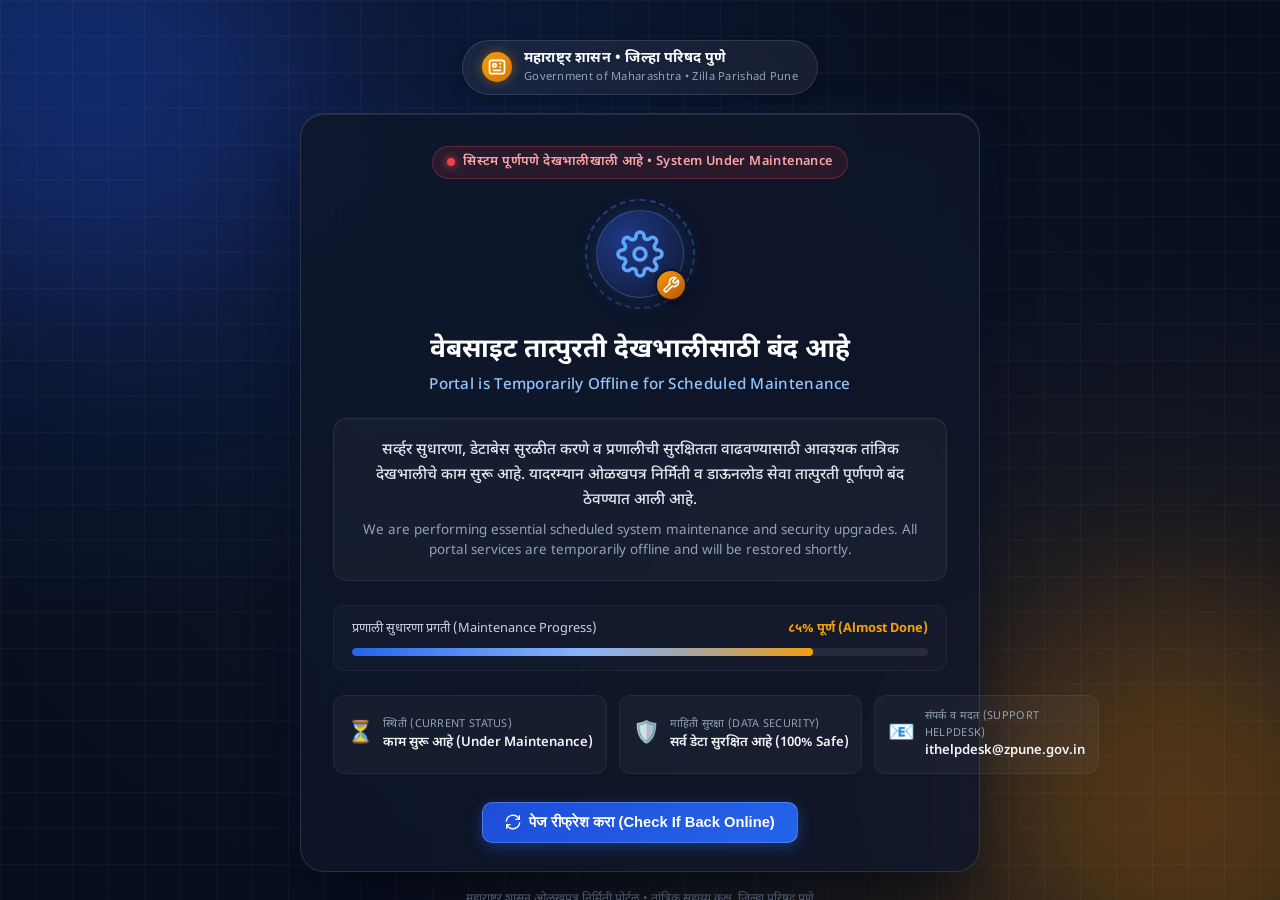
<file: index.html>
<!DOCTYPE html>
<html lang="mr">
<head>
  <meta charset="UTF-8">
  <meta name="viewport" content="width=device-width, initial-scale=1.0">
  <title>वेबसाइट देखभालीखाली आहे | Website Under Maintenance</title>
  <meta name="description" content="महाराष्ट्र शासन व जिल्हा परिषद पुणे कर्मचारी ओळखपत्र निर्मिती पोर्टल सध्या तांत्रिक देखभालीसाठी तात्पुरते बंद आहे.">
  
  <!-- Google Fonts: Inter, Poppins, Noto Sans Devanagari -->
  <link rel="preconnect" href="https://fonts.googleapis.com">
  <link rel="preconnect" href="https://fonts.gstatic.com" crossorigin>
  <link href="https://fonts.googleapis.com/css2?family=Inter:wght@400;500;600;700&family=Noto+Sans+Devanagari:wght@400;500;600;700&family=Poppins:wght@500;600;700&display=swap" rel="stylesheet">
  
  <link rel="stylesheet" href="style.css?v=2000">
</head>
<body class="maintenance-body-lock">

  <!-- =========================================================================
       EXCLUSIVE FULL SCREEN MAINTENANCE SCREEN (वेबसाइट पूर्णपणे बंद)
       ========================================================================= -->
  <main class="maintenance-overlay" role="main" aria-labelledby="maintenanceTitle">
    <div class="maintenance-ambient-glow glow-1"></div>
    <div class="maintenance-ambient-glow glow-2"></div>
    <div class="maintenance-grid-pattern"></div>

    <div class="maintenance-container">
      <!-- Portal Brand Tag -->
      <div class="maintenance-brand">
        <div class="maintenance-emblem-badge">
          <svg viewBox="0 0 24 24" width="20" height="20" fill="none" stroke="currentColor" stroke-width="2">
            <rect x="3" y="4" width="18" height="16" rx="3" />
            <circle cx="9" cy="10" r="2" />
            <path d="M15 8h2M15 12h2M7 16h10" />
          </svg>
        </div>
        <div class="maintenance-brand-title">
          <span>महाराष्ट्र शासन • जिल्हा परिषद पुणे</span>
          <small>Government of Maharashtra • Zilla Parishad Pune</small>
        </div>
      </div>

      <!-- Main Maintenance Card -->
      <section class="maintenance-card">
        <!-- Live Status Indicator -->
        <div class="maintenance-status-badge">
          <span class="status-dot"></span>
          <span class="status-text">सिस्टम पूर्णपणे देखभालीखाली आहे • System Under Maintenance</span>
        </div>

        <!-- Animated Icon Graphic -->
        <div class="maintenance-graphic-wrapper">
          <div class="graphic-orbit"></div>
          <div class="graphic-circle">
            <svg class="gear-icon" viewBox="0 0 24 24" width="48" height="48" fill="none" stroke="currentColor" stroke-width="1.8" stroke-linecap="round" stroke-linejoin="round">
              <path d="M12 15a3 3 0 1 0 0-6 3 3 0 0 0 0 6Z"/>
              <path d="M19.4 15a1.65 1.65 0 0 0 .33 1.82l.06.06a2 2 0 0 1 0 2.83 2 2 0 0 1-2.83 0l-.06-.06a1.65 1.65 0 0 0-1.82-.33 1.65 1.65 0 0 0-1 1.51V21a2 2 0 0 1-2 2 2 2 0 0 1-2-2v-.09A1.65 1.65 0 0 0 9 19.4a1.65 1.65 0 0 0-1.82.33l-.06.06a2 2 0 0 1-2.83 0 2 2 0 0 1 0-2.83l.06-.06a1.65 1.65 0 0 0 .33-1.82 1.65 1.65 0 0 0-1.51-1H3a2 2 0 0 1-2-2 2 2 0 0 1 2-2h.09A1.65 1.65 0 0 0 4.6 9a1.65 1.65 0 0 0-.33-1.82l-.06-.06a2 2 0 0 1 0-2.83 2 2 0 0 1 2.83 0l.06.06a1.65 1.65 0 0 0 1.82.33H9a1.65 1.65 0 0 0 1-1.51V3a2 2 0 0 1 2-2 2 2 0 0 1 2 2v.09a1.65 1.65 0 0 0 1 1.51 1.65 1.65 0 0 0 1.82-.33l.06-.06a2 2 0 0 1 2.83 0 2 2 0 0 1 0 2.83l-.06.06a1.65 1.65 0 0 0-.33 1.82V9a1.65 1.65 0 0 0 1.51 1H21a2 2 0 0 1 2 2 2 2 0 0 1-2 2h-.09a1.65 1.65 0 0 0-1.51 1Z"/>
            </svg>
            <div class="wrench-badge">
              <svg viewBox="0 0 24 24" width="18" height="18" fill="none" stroke="currentColor" stroke-width="2.2" stroke-linecap="round" stroke-linejoin="round">
                <path d="M14.7 6.3a1 1 0 0 0 0 1.4l1.6 1.6a1 1 0 0 0 1.4 0l3.77-3.77a6 6 0 0 1-7.94 7.94l-6.91 6.91a2.12 2.12 0 0 1-3-3l6.91-6.91a6 6 0 0 1 7.94-7.94l-3.76 3.76z"/>
              </svg>
            </div>
          </div>
        </div>

        <!-- Typography Heading -->
        <h1 class="maintenance-title" id="maintenanceTitle">
          वेबसाइट तात्पुरती देखभालीसाठी बंद आहे
        </h1>
        <p class="maintenance-subtitle">
          Portal is Temporarily Offline for Scheduled Maintenance
        </p>

        <!-- Message Body -->
        <div class="maintenance-message">
          <p class="mr-text">
            सर्व्हर सुधारणा, डेटाबेस सुरळीत करणे व प्रणालीची सुरक्षितता वाढवण्यासाठी आवश्यक तांत्रिक देखभालीचे काम सुरू आहे. यादरम्यान ओळखपत्र निर्मिती व डाऊनलोड सेवा तात्पुरती पूर्णपणे बंद ठेवण्यात आली आहे.
          </p>
          <p class="en-text">
            We are performing essential scheduled system maintenance and security upgrades. All portal services are temporarily offline and will be restored shortly.
          </p>
        </div>

        <!-- Progress Track -->
        <div class="maintenance-progress-section">
          <div class="progress-labels">
            <span>प्रणाली सुधारणा प्रगती (Maintenance Progress)</span>
            <span class="progress-percentage">८५% पूर्ण (Almost Done)</span>
          </div>
          <div class="progress-bar-track">
            <div class="progress-bar-fill"></div>
          </div>
        </div>

        <!-- Live Details Grid -->
        <div class="maintenance-meta-grid">
          <div class="meta-item">
            <div class="meta-icon">⏳</div>
            <div class="meta-content">
              <span class="meta-label">स्थिती (Current Status)</span>
              <strong class="meta-val">काम सुरू आहे (Under Maintenance)</strong>
            </div>
          </div>
          <div class="meta-item">
            <div class="meta-icon">🛡️</div>
            <div class="meta-content">
              <span class="meta-label">माहिती सुरक्षा (Data Security)</span>
              <strong class="meta-val">सर्व डेटा सुरक्षित आहे (100% Safe)</strong>
            </div>
          </div>
          <div class="meta-item">
            <div class="meta-icon">📧</div>
            <div class="meta-content">
              <span class="meta-label">संपर्क व मदत (Support Helpdesk)</span>
              <strong class="meta-val">ithelpdesk@zpune.gov.in</strong>
            </div>
          </div>
        </div>

        <!-- Maintenance Action Button -->
        <div class="maintenance-actions">
          <button id="btnRefreshStatus" class="btn-maintenance-refresh" onclick="location.reload()">
            <svg viewBox="0 0 24 24" width="16" height="16" fill="none" stroke="currentColor" stroke-width="2">
              <path d="M21.5 2v6h-6M2.5 22v-6h6M2 11.5a10 10 0 0 1 18.8-4.3M22 12.5a10 10 0 0 1-18.8 4.2"/>
            </svg>
            <span>पेज रीफ्रेश करा (Check If Back Online)</span>
          </button>
        </div>
      </section>

      <!-- Bottom Disclaimer / Note -->
      <footer class="maintenance-footer-note">
        महाराष्ट्र शासन ओळखपत्र निर्मिती पोर्टल • तांत्रिक सहाय्य कक्ष, जिल्हा परिषद पुणे
      </footer>
    </div>
  </main>

</body>
</html>
</file>
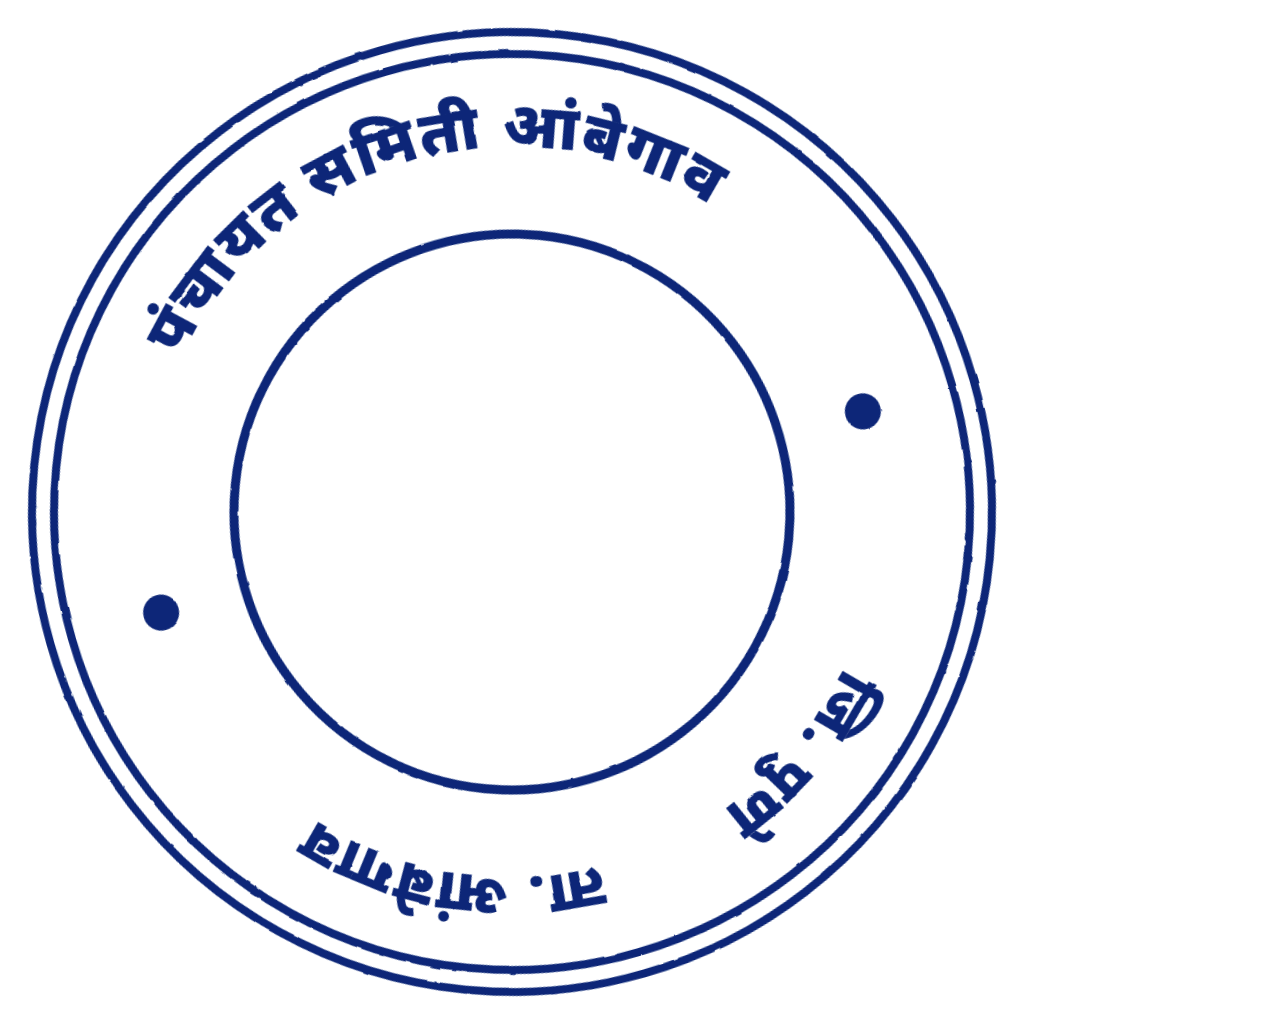
<file: render_stamp_original.html>
<!DOCTYPE html>
<html>

<head>
  <meta charset="UTF-8">
  <link rel="preconnect" href="https://fonts.googleapis.com">
  <link rel="preconnect" href="https://fonts.gstatic.com" crossorigin>
  <link href="https://fonts.googleapis.com/css2?family=Noto+Sans+Devanagari:wght@700;800&display=swap" rel="stylesheet">
  <style>
    * {
      margin: 0;
      padding: 0;
      box-sizing: border-box;
    }

    body {
      background: transparent;
      width: 1024px;
      height: 1024px;
      display: flex;
      justify-content: center;
      align-items: center;
      overflow: hidden;
    }

    svg {
      width: 1024px;
      height: 1024px;
    }

    .stamp-text {
      font-family: 'Noto Sans Devanagari', sans-serif;
      font-weight: 900;
      fill: #0c2878;
      letter-spacing: 1.5px;
    }
  </style>
</head>

<body>
  <svg viewBox="0 0 1024 1024" xmlns="http://www.w3.org/2000/svg">
    <defs>
      <!-- Subtle rubber stamp texture filter -->
      <filter id="stamp-texture" x="-10%" y="-10%" width="120%" height="120%">
        <feTurbulence type="fractalNoise" baseFrequency="0.04" numOctaves="3" result="noise" />
        <feDisplacementMap in="SourceGraphic" in2="noise" scale="2.0" xChannelSelector="R" yChannelSelector="G"
          result="displaced" />
      </filter>

      <!-- Top Arc: from 9 o'clock (147, 512) over the top to 3 o'clock (877, 512) -->
      <path id="topArc" d="M 147,512 A 365,365 0 0,1 877,512" fill="none" />

      <!-- Bottom Arc: from 3 o'clock (877, 512) under the bottom to 9 o'clock (147, 512) -->
      <path id="bottomArc" d="M 877,512 A 365,365 0 0,1 147,512" fill="none" />
    </defs>

    <!-- Group with slight stamp rotation (-16 deg) matching physical stamp in photo -->
    <g transform="rotate(-16 512 512)" filter="url(#stamp-texture)">
      <!-- Outer thin circle 1: R=480 -->
      <circle cx="512" cy="512" r="480" fill="none" stroke="#0c2878" stroke-width="8" />

      <!-- Outer thin circle 2: R=458 -->
      <circle cx="512" cy="512" r="458" fill="none" stroke="#0c2878" stroke-width="8" />

      <!-- Inner circle: R=278 -->
      <circle cx="512" cy="512" r="278" fill="none" stroke="#0c2878" stroke-width="9" />

      <!-- Top Text: पंचायत समिती आंबेगाव (Centered at top) -->
      <text class="stamp-text" font-size="62px">
        <textPath href="#topArc" startOffset="50%" text-anchor="middle">
          पंचायत समिती आंबेगाव
        </textPath>
      </text>

      <!-- Right Dot: (around 3 o'clock, x=877, y=512) -->
      <circle cx="877" cy="512" r="18" fill="#0c2878" />

      <!-- Bottom Text: ता. आंबेगाव on left, जि. पुणे on right -->
      <text class="stamp-text" font-size="58px">
        <textPath href="#bottomArc" startOffset="50%" text-anchor="middle">
          जि. पुणे &nbsp;&nbsp;&nbsp;&nbsp;&nbsp;&nbsp; ता. आंबेगाव
        </textPath>
      </text>

      <!-- Left Dot: (around 9 o'clock, x=147, y=512) -->
      <circle cx="147" cy="512" r="18" fill="#0c2878" />
    </g>
  </svg>
</body>

</html>
</file>
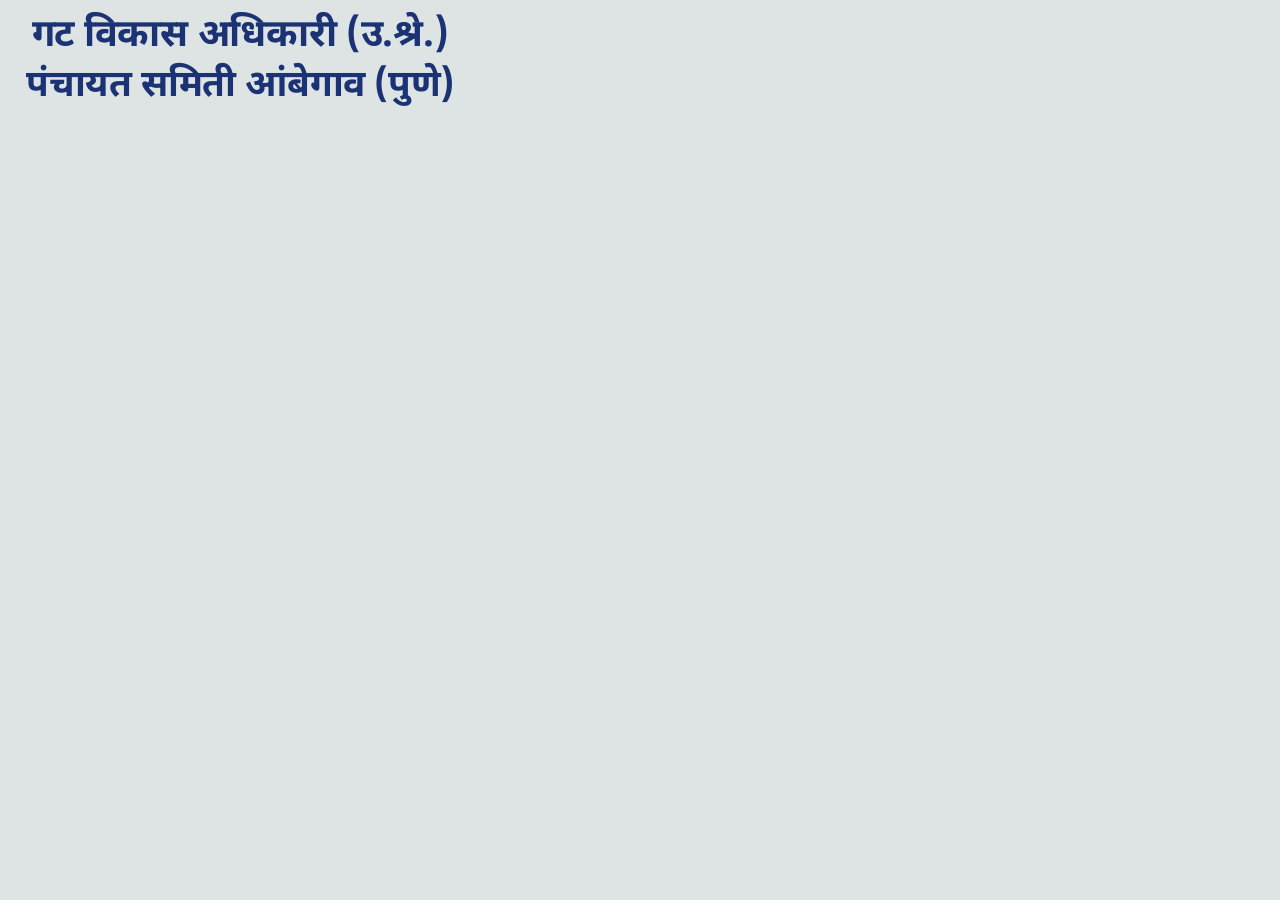
<file: render_text.html>
<!DOCTYPE html>
<html>
<head>
  <meta charset="UTF-8">
  <link rel="preconnect" href="https://fonts.googleapis.com">
  <link rel="preconnect" href="https://fonts.gstatic.com" crossorigin>
  <link href="https://fonts.googleapis.com/css2?family=Noto+Sans+Devanagari:wght@700&display=swap" rel="stylesheet">
  <style>
    * { margin: 0; padding: 0; box-sizing: border-box; }
    body {
      background: rgb(221, 228, 227);
      width: 480px;
      height: 125px;
      display: flex;
      flex-direction: column;
      justify-content: center;
      align-items: center;
      text-align: center;
    }
    .line1 {
      font-family: 'Noto Sans Devanagari', sans-serif;
      font-weight: 700;
      font-size: 38px;
      color: #1b3274;
      line-height: 1.35;
      letter-spacing: -0.3px;
      white-space: nowrap;
    }
    .line2 {
      font-family: 'Noto Sans Devanagari', sans-serif;
      font-weight: 700;
      font-size: 37px;
      color: #1b3274;
      line-height: 1.35;
      letter-spacing: -0.4px;
      white-space: nowrap;
    }
  </style>
</head>
<body>
  <div class="line1">गट विकास अधिकारी (उ.श्रे.)</div>
  <div class="line2">पंचायत समिती आंबेगाव (पुणे)</div>
</body>
</html>
</file>
<file: style.css>
/* ==========================================================================
   MAHARASHTRA GOVERNMENT ID CARD GENERATOR - MODERN DESIGN SYSTEM & STYLES
   ========================================================================== */

:root {
  /* Color Palette */
  --primary-navy: #0f274a;
  --primary-navy-dark: #09172d;
  --primary-blue: #1a56db;
  --primary-blue-hover: #1447bd;
  --accent-gold: #f59e0b;
  --accent-green: #10b981;
  --accent-red: #ef4444;

  /* Neutrals & Surfaces */
  --bg-app: #f4f6fa;
  --bg-card: #ffffff;
  --bg-card-subtle: #f8fafc;
  --bg-input: #ffffff;
  --border-subtle: #e2e8f0;
  --border-focus: #3b82f6;

  /* Typography */
  --text-main: #1e293b;
  --text-muted: #64748b;
  --text-light: #94a3b8;
  --text-inverse: #ffffff;
  --font-sans: 'Inter', -apple-system, BlinkMacSystemFont, 'Segoe UI', Roboto, sans-serif;
  --font-marathi: 'Noto Sans Devanagari', 'Inter', sans-serif;

  /* Shadows & Elevation */
  --shadow-sm: 0 1px 2px 0 rgba(0, 0, 0, 0.05);
  --shadow-md: 0 4px 6px -1px rgba(0, 0, 0, 0.08), 0 2px 4px -2px rgba(0, 0, 0, 0.05);
  --shadow-lg: 0 10px 25px -3px rgba(15, 39, 74, 0.12), 0 4px 10px -4px rgba(15, 39, 74, 0.07);
  --shadow-card: 0 12px 30px rgba(0, 0, 0, 0.16);

  /* Radius */
  --radius-sm: 6px;
  --radius-md: 10px;
  --radius-lg: 16px;
  --radius-full: 9999px;

  /* Transitions */
  --transition-fast: 150ms cubic-bezier(0.4, 0, 0.2, 1);
  --transition-smooth: 250ms cubic-bezier(0.4, 0, 0.2, 1);
}

/* Base Resets */
*, *::before, *::after {
  box-sizing: border-box;
  margin: 0;
  padding: 0;
}

body {
  font-family: var(--font-marathi);
  background-color: var(--bg-app);
  color: var(--text-main);
  line-height: 1.5;
  min-height: 100vh;
  -webkit-font-smoothing: antialiased;
}

/* ==========================================================================
   HEADER SECTION
   ========================================================================== */
.app-header {
  background: linear-gradient(135deg, var(--primary-navy-dark) 0%, var(--primary-navy) 100%);
  color: var(--text-inverse);
  padding: 1rem 1.5rem;
  box-shadow: var(--shadow-md);
  position: sticky;
  top: 0;
  z-index: 100;
}

.header-container {
  max-width: 1440px;
  margin: 0 auto;
  display: flex;
  align-items: center;
  justify-content: space-between;
  gap: 1rem;
}

.brand {
  display: flex;
  align-items: center;
  gap: 0.85rem;
}

.brand-emblem {
  width: 44px;
  height: 44px;
  background: rgba(255, 255, 255, 0.12);
  border: 1px solid rgba(255, 255, 255, 0.2);
  border-radius: var(--radius-md);
  display: flex;
  align-items: center;
  justify-content: center;
  color: #fbbf24;
  backdrop-filter: blur(8px);
}

.brand-text h1 {
  font-size: 1.25rem;
  font-weight: 700;
  letter-spacing: -0.01em;
  color: #ffffff;
}

.brand-subtitle {
  font-size: 0.78rem;
  color: #94a3b8;
  display: block;
}

.header-actions {
  display: flex;
  align-items: center;
  gap: 0.5rem;
}

/* ==========================================================================
   BUTTONS & BADGES
   ========================================================================== */
.btn {
  display: inline-flex;
  align-items: center;
  justify-content: center;
  gap: 0.45rem;
  font-family: inherit;
  font-size: 0.85rem;
  font-weight: 600;
  padding: 0.55rem 1rem;
  border-radius: var(--radius-sm);
  border: 1px solid transparent;
  cursor: pointer;
  transition: all var(--transition-fast);
  white-space: nowrap;
}

.btn-primary {
  background: var(--primary-blue);
  color: white;
}
.btn-primary:hover {
  background: var(--primary-blue-hover);
  box-shadow: 0 4px 12px rgba(26, 86, 219, 0.35);
}

.btn-secondary {
  background: rgba(255, 255, 255, 0.15);
  color: white;
  border: 1px solid rgba(255, 255, 255, 0.25);
}
.btn-secondary:hover {
  background: rgba(255, 255, 255, 0.25);
}

.btn-ghost {
  background: transparent;
  color: #cbd5e1;
}
.btn-ghost:hover {
  background: rgba(255, 255, 255, 0.1);
  color: white;
}

.btn-outline {
  background: white;
  color: var(--text-main);
  border: 1px solid var(--border-subtle);
}
.btn-outline:hover {
  background: var(--bg-card-subtle);
  border-color: #cbd5e1;
}

.btn-xs {
  font-size: 0.75rem;
  padding: 0.35rem 0.65rem;
}

.btn-full {
  width: 100%;
}

.text-danger {
  color: var(--accent-red) !important;
}

/* ==========================================================================
   MAIN DUAL-PANEL LAYOUT
   ========================================================================== */
.main-layout {
  max-width: 1440px;
  margin: 1.5rem auto;
  padding: 0 1.5rem;
  display: grid;
  grid-template-columns: 1.15fr 1fr;
  gap: 2rem;
  align-items: start;
}

/* ==========================================================================
   LEFT PANEL: FORM CONTAINER
   ========================================================================== */
.form-panel {
  background: var(--bg-card);
  border-radius: var(--radius-lg);
  box-shadow: var(--shadow-md);
  border: 1px solid var(--border-subtle);
  overflow: hidden;
}

/* Tabs Navigation */
.tabs-nav {
  display: flex;
  background: #f1f5f9;
  border-bottom: 1px solid var(--border-subtle);
}

.tab-btn {
  flex: 1;
  display: flex;
  align-items: center;
  justify-content: center;
  gap: 0.5rem;
  padding: 0.85rem 0.5rem;
  border: none;
  background: transparent;
  cursor: pointer;
  font-family: inherit;
  font-size: 0.85rem;
  font-weight: 600;
  color: var(--text-muted);
  border-bottom: 2px solid transparent;
  transition: all var(--transition-fast);
}

.tab-step {
  display: inline-flex;
  align-items: center;
  justify-content: center;
  width: 22px;
  height: 22px;
  border-radius: var(--radius-full);
  background: #e2e8f0;
  font-size: 0.72rem;
  color: var(--text-main);
}

.tab-btn.active {
  background: white;
  color: var(--primary-blue);
  border-bottom-color: var(--primary-blue);
}

.tab-btn.active .tab-step {
  background: var(--primary-blue);
  color: white;
}

/* Tab Content Visibility */
.tab-content {
  display: none;
  padding: 1.5rem;
}

.tab-content.active {
  display: block;
}

/* Section Cards within Form */
.section-card {
  margin-bottom: 1.5rem;
}
.section-card:last-child {
  margin-bottom: 0;
}

.section-title {
  font-size: 0.95rem;
  font-weight: 700;
  color: var(--primary-navy);
  display: flex;
  align-items: center;
  gap: 0.5rem;
  margin-bottom: 1rem;
  padding-bottom: 0.5rem;
  border-bottom: 1px solid #f1f5f9;
}

.section-title svg {
  color: var(--primary-blue);
}

.section-desc {
  font-size: 0.8rem;
  color: var(--text-muted);
  margin-bottom: 0.75rem;
}

/* Form Groups & Inputs */
.form-group {
  margin-bottom: 1rem;
}

.form-group label {
  display: block;
  font-size: 0.82rem;
  font-weight: 600;
  color: var(--text-main);
  margin-bottom: 0.35rem;
}

.form-group .required {
  color: var(--accent-red);
}

.form-row {
  display: flex;
  gap: 1rem;
}

.col-half {
  flex: 1;
}

.input-wrapper input,
.input-wrapper select,
.form-group select {
  width: 100%;
  padding: 0.65rem 0.85rem;
  font-family: inherit;
  font-size: 0.88rem;
  color: var(--text-main);
  background-color: var(--bg-input);
  border: 1.5px solid var(--border-subtle);
  border-radius: var(--radius-sm);
  outline: none;
  transition: all var(--transition-fast);
}

.input-wrapper input:focus,
.input-wrapper select:focus,
.form-group select:focus {
  border-color: var(--border-focus);
  box-shadow: 0 0 0 3px rgba(59, 130, 246, 0.15);
}

.help-text {
  display: block;
  font-size: 0.72rem;
  color: var(--text-muted);
  margin-top: 0.25rem;
}

/* ==========================================================================
   PHOTO & SIGNATURE MEDIA SECTION
   ========================================================================== */
.media-grid {
  display: grid;
  grid-template-columns: 1fr 1fr;
  gap: 1rem;
  margin-bottom: 1.25rem;
}

.media-grid.single-item {
  grid-template-columns: 1fr;
  max-width: 480px;
  margin: 0 auto 1.25rem auto;
}

.media-box {
  background: var(--bg-card-subtle);
  border: 1px dashed #cbd5e1;
  border-radius: var(--radius-md);
  padding: 1rem;
  display: flex;
  flex-direction: column;
}

.media-label {
  font-size: 0.82rem;
  font-weight: 600;
  color: var(--text-main);
  margin-bottom: 0.65rem;
}

/* Photo Preview Box */
.photo-preview-box {
  width: 100%;
  height: 150px;
  background: #ffffff;
  border: 1px solid var(--border-subtle);
  border-radius: var(--radius-sm);
  overflow: hidden;
  position: relative;
  display: flex;
  align-items: center;
  justify-content: center;
  cursor: pointer;
}

.photo-preview-box img {
  width: 100%;
  height: 100%;
  object-fit: cover;
  transition: transform var(--transition-fast);
}

.photo-overlay-prompt {
  position: absolute;
  inset: 0;
  background: rgba(0, 0, 0, 0.5);
  color: white;
  display: flex;
  align-items: center;
  justify-content: center;
  font-size: 0.72rem;
  text-align: center;
  padding: 0.5rem;
  opacity: 0;
  transition: opacity var(--transition-fast);
}

.photo-preview-box:hover .photo-overlay-prompt {
  opacity: 1;
}

.file-input-hidden {
  display: none;
}

.photo-action-buttons {
  display: flex;
  gap: 0.4rem;
  margin-top: 0.65rem;
}

.photo-controls {
  margin-top: 0.75rem;
  padding-top: 0.65rem;
  border-top: 1px solid #e2e8f0;
}

.control-row {
  display: flex;
  align-items: center;
  justify-content: space-between;
  gap: 0.5rem;
  margin-bottom: 0.4rem;
}

.control-label {
  font-size: 0.72rem;
  color: var(--text-muted);
  width: 90px;
}

.control-row input[type="range"] {
  flex: 1;
  height: 5px;
  accent-color: var(--primary-blue);
}

/* Signature Box & Mode Switch */
.sig-mode-switch {
  display: flex;
  background: #e2e8f0;
  border-radius: var(--radius-sm);
  padding: 2px;
  margin-bottom: 0.6rem;
}

.sig-mode-btn {
  flex: 1;
  font-size: 0.7rem;
  font-weight: 600;
  font-family: inherit;
  padding: 0.35rem;
  border: none;
  background: transparent;
  cursor: pointer;
  border-radius: 4px;
  color: var(--text-muted);
}

.sig-mode-btn.active {
  background: white;
  color: var(--primary-navy);
  box-shadow: var(--shadow-sm);
}

.sig-container {
  background: white;
  border: 1px solid var(--border-subtle);
  border-radius: var(--radius-sm);
  padding: 0.25rem;
  position: relative;
}

#sigCanvas {
  width: 100%;
  height: 90px;
  background: #ffffff;
  display: block;
  cursor: crosshair;
  touch-action: none;
}

.sig-tools {
  display: flex;
  align-items: center;
  justify-content: space-between;
  padding: 0.3rem 0.4rem 0;
  border-top: 1px solid #f1f5f9;
}

.color-dots {
  display: flex;
  gap: 0.35rem;
}

.color-dot {
  width: 16px;
  height: 16px;
  border-radius: 50%;
  border: 2px solid transparent;
  cursor: pointer;
}

.color-dot.active {
  border-color: #3b82f6;
  transform: scale(1.15);
}

.sig-upload-box {
  height: 90px;
  display: flex;
  flex-direction: column;
  align-items: center;
  justify-content: center;
  cursor: pointer;
  padding: 0.5rem;
}

.sig-upload-box img {
  max-width: 100%;
  max-height: 70px;
  object-fit: contain;
}

/* Stamp Toggle Card */
.stamp-toggle-card {
  background: #eff6ff;
  border: 1px solid #bfdbfe;
  border-radius: var(--radius-md);
  padding: 0.85rem;
}

.switch-row {
  display: flex;
  align-items: center;
  justify-content: space-between;
  gap: 1rem;
}

.switch-info strong {
  display: block;
  font-size: 0.84rem;
  color: var(--primary-navy);
}

.switch-info span {
  font-size: 0.72rem;
  color: var(--text-muted);
}

/* Switch Toggle Styling */
.switch {
  position: relative;
  display: inline-block;
  width: 44px;
  height: 24px;
  flex-shrink: 0;
}

.switch input {
  opacity: 0;
  width: 0;
  height: 0;
}

.slider {
  position: absolute;
  cursor: pointer;
  top: 0;
  left: 0;
  right: 0;
  bottom: 0;
  background-color: #cbd5e1;
  transition: .3s;
}

.slider:before {
  position: absolute;
  content: "";
  height: 18px;
  width: 18px;
  left: 3px;
  bottom: 3px;
  background-color: white;
  transition: .3s;
}

input:checked + .slider {
  background-color: var(--primary-blue);
}

input:checked + .slider:before {
  transform: translateX(20px);
}

.slider.round {
  border-radius: 34px;
}

.slider.round:before {
  border-radius: 50%;
}

.stamp-opacity-row {
  display: flex;
  align-items: center;
  gap: 0.75rem;
  margin-top: 0.65rem;
  padding-top: 0.5rem;
  border-top: 1px solid #dbeafe;
  font-size: 0.75rem;
  color: var(--primary-navy);
}

.stamp-opacity-row input[type="range"] {
  flex: 1;
  accent-color: var(--primary-blue);
}

/* Info Alert */
.info-alert {
  background: #f8fafc;
  border-left: 3px solid var(--primary-blue);
  padding: 0.75rem 1rem;
  border-radius: 0 var(--radius-sm) var(--radius-sm) 0;
  display: flex;
  gap: 0.65rem;
  font-size: 0.8rem;
  color: var(--text-main);
  margin-top: 1rem;
}

.info-alert svg {
  color: var(--primary-blue);
  flex-shrink: 0;
}

.info-alert .sub-text {
  font-size: 0.75rem;
  color: var(--text-muted);
  font-style: italic;
  margin-top: 0.2rem;
}

/* Tuning Grid */
.tuning-grid {
  display: grid;
  grid-template-columns: 1fr 1fr;
  gap: 0.75rem;
}

.tuning-item {
  background: var(--bg-card-subtle);
  border: 1px solid var(--border-subtle);
  border-radius: var(--radius-sm);
  padding: 0.5rem 0.75rem;
}

.tuning-label {
  display: block;
  font-size: 0.72rem;
  font-weight: 600;
  margin-bottom: 0.35rem;
}

.tuning-sliders {
  display: flex;
  gap: 0.5rem;
}

.tuning-sliders input[type="range"] {
  flex: 1;
  accent-color: var(--primary-blue);
  height: 4px;
}

.btn-row-right {
  display: flex;
  justify-content: flex-end;
  margin-top: 0.75rem;
}

.color-picker-group {
  display: flex;
  align-items: center;
  gap: 0.5rem;
}

.color-picker-group input[type="color"] {
  width: 38px;
  height: 38px;
  border: none;
  border-radius: var(--radius-sm);
  cursor: pointer;
  background: none;
}

.quick-colors {
  display: flex;
  gap: 0.3rem;
}

.btn-color-preset {
  width: 24px;
  height: 24px;
  border-radius: var(--radius-sm);
  border: 1px solid rgba(0, 0, 0, 0.2);
  cursor: pointer;
}

.range-display-wrapper {
  display: flex;
  align-items: center;
  gap: 0.75rem;
}

.range-display-wrapper input[type="range"] {
  flex: 1;
  accent-color: var(--primary-blue);
}

.range-display-wrapper span {
  font-size: 0.8rem;
  font-weight: 600;
  min-width: 45px;
}

/* ==========================================================================
   RIGHT PANEL: LIVE INTERACTIVE CARD PREVIEW
   ========================================================================== */
.preview-panel {
  position: relative;
}

.preview-sticky-wrapper {
  position: sticky;
  top: 5rem;
  background: var(--bg-card);
  border-radius: var(--radius-lg);
  box-shadow: var(--shadow-lg);
  border: 1px solid var(--border-subtle);
  padding: 1.25rem;
}

/* Preview Toolbar */
.preview-toolbar {
  display: flex;
  align-items: center;
  justify-content: space-between;
  margin-bottom: 1rem;
  padding-bottom: 0.75rem;
  border-bottom: 1px solid var(--border-subtle);
}

.view-switch-tabs {
  display: flex;
  background: #f1f5f9;
  border-radius: var(--radius-sm);
  padding: 2px;
}

.view-tab-btn {
  padding: 0.35rem 0.65rem;
  font-family: inherit;
  font-size: 0.75rem;
  font-weight: 600;
  border: none;
  background: transparent;
  cursor: pointer;
  border-radius: 4px;
  color: var(--text-muted);
  transition: all var(--transition-fast);
}

.view-tab-btn.active {
  background: white;
  color: var(--primary-navy);
  box-shadow: var(--shadow-sm);
}

.live-indicator {
  display: flex;
  align-items: center;
  gap: 0.35rem;
  font-size: 0.75rem;
  font-weight: 600;
  color: var(--accent-green);
}

.live-pulse {
  width: 8px;
  height: 8px;
  background: var(--accent-green);
  border-radius: 50%;
  animation: pulse 1.5s infinite;
}

@keyframes pulse {
  0% { transform: scale(0.95); box-shadow: 0 0 0 0 rgba(16, 185, 129, 0.7); }
  70% { transform: scale(1); box-shadow: 0 0 0 6px rgba(16, 185, 129, 0); }
  100% { transform: scale(0.95); box-shadow: 0 0 0 0 rgba(16, 185, 129, 0); }
}

/* Card Display Canvas Area */
.card-display-area {
  display: flex;
  justify-content: center;
  align-items: center;
  min-height: 480px;
  background: #e2e8f0;
  border-radius: var(--radius-md);
  padding: 1.25rem;
  overflow: auto;
}

/* Both Cards View (Side by Side) */
.both-cards {
  display: flex;
  gap: 1.25rem;
  justify-content: center;
  align-items: flex-start;
  width: 100%;
}

.id-card-wrapper {
  display: flex;
  flex-direction: column;
  align-items: center;
  transition: all var(--transition-smooth);
}

.card-header-badge {
  font-size: 0.72rem;
  font-weight: 700;
  color: var(--text-muted);
  background: white;
  padding: 0.2rem 0.65rem;
  border-radius: var(--radius-full);
  margin-bottom: 0.5rem;
  box-shadow: var(--shadow-sm);
  text-transform: uppercase;
  letter-spacing: 0.04em;
}

.card-canvas-box {
  width: 256px;
  height: 384px;
  border-radius: 12px;
  box-shadow: var(--shadow-card);
  overflow: hidden;
  background: white;
  border: 1px solid rgba(0, 0, 0, 0.08);
  display: flex;
  align-items: center;
  justify-content: center;
  transition: transform var(--transition-fast);
}

.card-canvas-box:hover {
  transform: translateY(-2px);
}

.card-canvas-box canvas {
  width: 100%;
  height: 100%;
  display: block;
}

/* Single Front or Back view styles */
.both-cards.front-only .id-card-wrapper:last-child {
  display: none;
}
.both-cards.front-only .card-canvas-box {
  width: 310px;
  height: 465px;
}

.both-cards.back-only .id-card-wrapper:first-child {
  display: none;
}
.both-cards.back-only .card-canvas-box {
  width: 310px;
  height: 465px;
}

/* Single Card / Blank Template View */
.single-card {
  display: flex;
  justify-content: center;
  align-items: center;
  width: 100%;
}
.single-card .card-canvas-box {
  width: 310px;
  height: 465px;
}

/* 3D Flip Card View */
.flip-card-container {
  perspective: 1000px;
  display: flex;
  flex-direction: column;
  align-items: center;
  cursor: pointer;
}

.flip-hint {
  font-size: 0.75rem;
  font-weight: 600;
  color: #475569;
  margin-bottom: 0.75rem;
  background: white;
  padding: 0.25rem 0.75rem;
  border-radius: var(--radius-full);
  box-shadow: var(--shadow-sm);
}

.flip-card-inner {
  position: relative;
  width: 280px;
  height: 420px;
  text-align: center;
  transition: transform 0.6s cubic-bezier(0.4, 0, 0.2, 1);
  transform-style: preserve-3d;
}

.flip-card-inner.flipped {
  transform: rotateY(180deg);
}

.flip-card-front, .flip-card-back {
  position: absolute;
  width: 100%;
  height: 100%;
  -webkit-backface-visibility: hidden;
  backface-visibility: hidden;
  border-radius: 12px;
  overflow: hidden;
  box-shadow: var(--shadow-card);
}

.flip-card-back {
  transform: rotateY(180deg);
}

.flip-card-front canvas,
.flip-card-back canvas {
  width: 100%;
  height: 100%;
  display: block;
}

/* Export Actions Bar */
.export-actions-bar {
  margin-top: 1.25rem;
}

.action-btn-group {
  display: grid;
  grid-template-columns: 1fr 1fr;
  gap: 0.65rem;
}

.btn-action {
  background: white;
  border: 1px solid var(--border-subtle);
  color: var(--text-main);
  padding: 0.65rem;
  font-size: 0.8rem;
  border-radius: var(--radius-sm);
  cursor: pointer;
  display: flex;
  align-items: center;
  justify-content: center;
  gap: 0.4rem;
  font-weight: 600;
  transition: all var(--transition-fast);
}

.btn-action:hover {
  background: #f1f5f9;
  border-color: #cbd5e1;
}

.btn-action-primary {
  grid-column: span 2;
  background: linear-gradient(135deg, #1e40af, #1d4ed8);
  color: white;
  border: none;
  padding: 0.75rem;
  font-size: 0.88rem;
  font-weight: 700;
  border-radius: var(--radius-sm);
  cursor: pointer;
  display: flex;
  align-items: center;
  justify-content: center;
  gap: 0.5rem;
  box-shadow: 0 4px 14px rgba(30, 64, 175, 0.3);
  transition: all var(--transition-fast);
}

.btn-action-primary:hover {
  background: linear-gradient(135deg, #1d4ed8, #2563eb);
  transform: translateY(-1px);
}

.btn-action-print {
  grid-column: span 2;
  background: linear-gradient(135deg, #047857, #059669);
  color: white;
  border: none;
  padding: 0.75rem;
  font-size: 0.88rem;
  font-weight: 700;
  border-radius: var(--radius-sm);
  cursor: pointer;
  display: flex;
  align-items: center;
  justify-content: center;
  gap: 0.5rem;
  box-shadow: 0 4px 14px rgba(5, 150, 105, 0.25);
  transition: all var(--transition-fast);
}

.btn-action-print:hover {
  background: linear-gradient(135deg, #059669, #10b981);
  transform: translateY(-1px);
}

/* Specifications Bar */
.card-specs-bar {
  display: flex;
  justify-content: space-between;
  margin-top: 1rem;
  padding-top: 0.85rem;
  border-top: 1px solid var(--border-subtle);
  font-size: 0.74rem;
}

.spec-item {
  display: flex;
  align-items: center;
  gap: 0.35rem;
}

.spec-label {
  color: var(--text-muted);
}

.spec-val {
  font-weight: 600;
  color: var(--primary-navy);
}

/* ==========================================================================
   MODAL DIALOG (WEBCAM)
   ========================================================================== */
.modal {
  display: none;
  position: fixed;
  inset: 0;
  background: rgba(15, 23, 42, 0.75);
  backdrop-filter: blur(4px);
  z-index: 1000;
  align-items: center;
  justify-content: center;
  padding: 1rem;
}

.modal.active {
  display: flex;
}

.modal-dialog {
  background: white;
  width: 100%;
  max-width: 480px;
  border-radius: var(--radius-lg);
  overflow: hidden;
  box-shadow: 0 25px 50px -12px rgba(0, 0, 0, 0.25);
}

.modal-header {
  padding: 1rem 1.25rem;
  border-bottom: 1px solid var(--border-subtle);
  display: flex;
  align-items: center;
  justify-content: space-between;
}

.modal-header h3 {
  font-size: 1rem;
  font-weight: 700;
  color: var(--primary-navy);
}

.btn-close {
  background: transparent;
  border: none;
  font-size: 1.5rem;
  line-height: 1;
  color: var(--text-muted);
  cursor: pointer;
}

.modal-body {
  padding: 1.25rem;
}

.webcam-viewport {
  position: relative;
  width: 100%;
  height: 320px;
  background: #000;
  border-radius: var(--radius-md);
  overflow: hidden;
  display: flex;
  align-items: center;
  justify-content: center;
}

.webcam-viewport video {
  width: 100%;
  height: 100%;
  object-fit: cover;
}

.webcam-crop-guide {
  position: absolute;
  width: 180px;
  height: 220px;
  border: 2px dashed rgba(255, 255, 255, 0.8);
  border-radius: var(--radius-sm);
  pointer-events: none;
}

.modal-footer {
  padding: 0.85rem 1.25rem;
  border-top: 1px solid var(--border-subtle);
  background: #f8fafc;
  display: flex;
  justify-content: flex-end;
  gap: 0.5rem;
}

/* ==========================================================================
   TOAST NOTIFICATIONS
   ========================================================================== */
.toast-container {
  position: fixed;
  bottom: 1.5rem;
  right: 1.5rem;
  display: flex;
  flex-direction: column;
  gap: 0.5rem;
  z-index: 2000;
  pointer-events: none;
}

.toast {
  pointer-events: auto;
  background: #1e293b;
  color: white;
  padding: 0.75rem 1.25rem;
  border-radius: var(--radius-md);
  font-size: 0.85rem;
  font-weight: 500;
  box-shadow: var(--shadow-lg);
  display: flex;
  align-items: center;
  gap: 0.5rem;
  animation: slideIn 0.3s ease forwards;
}

.toast.success {
  background: #065f46;
}

.toast.error {
  background: #991b1b;
}

@keyframes slideIn {
  from { transform: translateX(100%); opacity: 0; }
  to { transform: translateX(0); opacity: 1; }
}

/* ==========================================================================
   PRINT SHEET LAYOUT (CR80 standard 85.6mm x 54mm on A4)
   ========================================================================== */
.print-sheet-container {
  display: none;
}

@media print {
  body * {
    visibility: hidden;
  }

  .print-sheet-container, .print-sheet-container * {
    visibility: visible;
  }

  .print-sheet-container {
    display: block !important;
    position: absolute;
    left: 0;
    top: 0;
    width: 100%;
    margin: 0;
    padding: 15mm;
    background: white;
  }

  .print-page-guide {
    max-width: 180mm;
    margin: 0 auto;
    text-align: center;
  }

  .print-instruction {
    font-size: 12pt;
    font-weight: bold;
    color: #0f274a;
    margin-bottom: 8mm;
    text-transform: uppercase;
    border-bottom: 2px solid #0f274a;
    padding-bottom: 3mm;
  }

  .print-cards-grid {
    display: flex;
    justify-content: center;
    gap: 12mm;
    margin-bottom: 10mm;
  }

  /* CR80 Card Size: 54mm width x 85.6mm height */
  .print-card-box {
    width: 54mm;
    height: 85.6mm;
    border: 1px dashed #94a3b8;
    position: relative;
    box-sizing: border-box;
  }

  .print-card-box img {
    width: 100%;
    height: 100%;
    display: block;
    border-radius: 3mm;
  }

  .print-side-caption {
    margin-top: 3mm;
    font-size: 9pt;
    font-weight: bold;
    color: #475569;
  }

  .print-footer-note {
    font-size: 8pt;
    color: #64748b;
    margin-top: 15mm;
  }

  /* Cut Marks on Corners */
  .cut-corner {
    position: absolute;
    width: 4mm;
    height: 4mm;
    border-color: #000;
  }
  .cut-corner.top-left { top: -2mm; left: -2mm; border-top: 1px solid #000; border-left: 1px solid #000; }
  .cut-corner.top-right { top: -2mm; right: -2mm; border-top: 1px solid #000; border-right: 1px solid #000; }
  .cut-corner.btm-left { bottom: -2mm; left: -2mm; border-bottom: 1px solid #000; border-left: 1px solid #000; }
  .cut-corner.btm-right { bottom: -2mm; right: -2mm; border-bottom: 1px solid #000; border-right: 1px solid #000; }
}

/* ==========================================================================
   RESPONSIVE DESIGN BREAKPOINTS
   ========================================================================== */
@media (max-width: 1024px) {
  .main-layout {
    grid-template-columns: 1fr;
    gap: 1.5rem;
  }

  .preview-sticky-wrapper {
    position: static;
  }

  .card-canvas-box {
    width: 220px;
    height: 338px;
  }
}

@media (max-width: 640px) {
  .main-layout {
    padding: 0 0.75rem;
    margin: 1rem auto;
  }

  .header-container {
    flex-direction: column;
    align-items: flex-start;
  }

  .header-actions {
    width: 100%;
    justify-content: flex-end;
  }

  .media-grid {
    grid-template-columns: 1fr;
  }

  .form-row {
    flex-direction: column;
    gap: 0;
  }

  .both-cards {
    flex-direction: column;
    align-items: center;
  }

  .action-btn-group {
    grid-template-columns: 1fr;
  }

  .btn-action-primary,
  .btn-action-print {
    grid-column: span 1;
  }
}

/* ==========================================================================
   FULL SCREEN MAINTENANCE MODE - STYLES & ANIMATIONS
   ========================================================================== */

body.maintenance-body-lock {
  overflow-x: hidden;
  margin: 0;
  padding: 0;
  background-color: #060d1d;
}

.maintenance-overlay {
  position: fixed;
  inset: 0;
  z-index: 999999;
  background-color: #060d1d;
  background-image: 
    radial-gradient(at 0% 0%, rgba(37, 99, 235, 0.22) 0px, transparent 50%),
    radial-gradient(at 100% 100%, rgba(245, 158, 11, 0.15) 0px, transparent 50%),
    radial-gradient(at 50% 50%, rgba(15, 23, 42, 0.8) 0px, transparent 100%);
  display: flex;
  flex-direction: column;
  align-items: center;
  justify-content: flex-start;
  padding: 2.5rem 1rem 3rem;
  overflow-y: auto;
  box-sizing: border-box;
}

/* Ambient glow orbs */
.maintenance-ambient-glow {
  position: absolute;
  border-radius: 50%;
  filter: blur(80px);
  pointer-events: none;
  z-index: 1;
}

.maintenance-ambient-glow.glow-1 {
  width: 400px;
  height: 400px;
  top: -100px;
  left: -100px;
  background: rgba(30, 64, 175, 0.35);
  animation: pulseGlow 8s ease-in-out infinite alternate;
}

.maintenance-ambient-glow.glow-2 {
  width: 380px;
  height: 380px;
  bottom: -80px;
  right: -80px;
  background: rgba(217, 119, 6, 0.25);
  animation: pulseGlow 10s ease-in-out infinite alternate-reverse;
}

@keyframes pulseGlow {
  0% { transform: scale(1) translate(0, 0); opacity: 0.6; }
  100% { transform: scale(1.2) translate(30px, 30px); opacity: 0.9; }
}

/* Background grid pattern */
.maintenance-grid-pattern {
  position: absolute;
  inset: 0;
  background-image: 
    linear-gradient(to right, rgba(255, 255, 255, 0.03) 1px, transparent 1px),
    linear-gradient(to bottom, rgba(255, 255, 255, 0.03) 1px, transparent 1px);
  background-size: 36px 36px;
  pointer-events: none;
  z-index: 1;
}

/* Container */
.maintenance-container {
  position: relative;
  z-index: 2;
  width: 100%;
  max-width: 680px;
  margin: auto 0;
  display: flex;
  flex-direction: column;
  align-items: center;
  gap: 1.15rem;
  animation: fadeInDown 0.6s cubic-bezier(0.16, 1, 0.3, 1) both;
}

@keyframes fadeInDown {
  from {
    opacity: 0;
    transform: translateY(-20px) scale(0.98);
  }
  to {
    opacity: 1;
    transform: translateY(0) scale(1);
  }
}

/* Portal Branding Badge */
.maintenance-brand {
  display: inline-flex;
  align-items: center;
  gap: 0.75rem;
  background: rgba(255, 255, 255, 0.06);
  border: 1px solid rgba(255, 255, 255, 0.12);
  backdrop-filter: blur(12px);
  padding: 0.45rem 1.2rem;
  border-radius: 9999px;
  box-shadow: 0 4px 16px rgba(0, 0, 0, 0.25);
}

.maintenance-emblem-badge {
  display: flex;
  align-items: center;
  justify-content: center;
  width: 30px;
  height: 30px;
  background: linear-gradient(135deg, #f59e0b, #d97706);
  color: #ffffff;
  border-radius: 50%;
  box-shadow: 0 0 12px rgba(245, 158, 11, 0.4);
}

.maintenance-brand-title {
  display: flex;
  flex-direction: column;
  text-align: left;
}

.maintenance-brand-title span {
  font-size: 0.9rem;
  font-weight: 700;
  color: #f8fafc;
  letter-spacing: 0.2px;
}

.maintenance-brand-title small {
  font-size: 0.7rem;
  color: #94a3b8;
  letter-spacing: 0.3px;
}

/* Maintenance Card */
.maintenance-card {
  width: 100%;
  background: rgba(15, 23, 42, 0.82);
  backdrop-filter: blur(24px);
  -webkit-backdrop-filter: blur(24px);
  border: 1px solid rgba(255, 255, 255, 0.12);
  border-radius: 24px;
  padding: 2rem 2rem 1.75rem;
  box-shadow: 
    0 25px 60px -15px rgba(0, 0, 0, 0.75),
    0 0 50px -10px rgba(37, 99, 235, 0.15),
    inset 0 1px 0 rgba(255, 255, 255, 0.1);
  text-align: center;
  box-sizing: border-box;
}

/* Live Status Badge */
.maintenance-status-badge {
  display: inline-flex;
  align-items: center;
  gap: 0.5rem;
  background: rgba(239, 68, 68, 0.12);
  border: 1px solid rgba(239, 68, 68, 0.3);
  padding: 0.35rem 0.9rem;
  border-radius: 9999px;
  color: #fca5a5;
  font-size: 0.8rem;
  font-weight: 600;
  letter-spacing: 0.4px;
  margin-bottom: 1.25rem;
}

.status-dot {
  width: 8px;
  height: 8px;
  background-color: #ef4444;
  border-radius: 50%;
  box-shadow: 0 0 8px #ef4444;
  animation: blinkStatus 1.8s infinite ease-in-out;
}

@keyframes blinkStatus {
  0%, 100% { opacity: 1; transform: scale(1); }
  50% { opacity: 0.3; transform: scale(0.7); }
}

/* Maintenance Graphic */
.maintenance-graphic-wrapper {
  position: relative;
  width: 110px;
  height: 110px;
  margin: 0 auto 1.5rem;
  display: flex;
  align-items: center;
  justify-content: center;
}

.graphic-orbit {
  position: absolute;
  inset: 0;
  border-radius: 50%;
  border: 2px dashed rgba(59, 130, 246, 0.4);
  animation: rotateClockwise 25s linear infinite;
}

.graphic-circle {
  width: 88px;
  height: 88px;
  background: radial-gradient(circle at 35% 35%, #1e3a8a, #0f172a);
  border: 1px solid rgba(96, 165, 250, 0.3);
  border-radius: 50%;
  display: flex;
  align-items: center;
  justify-content: center;
  color: #60a5fa;
  box-shadow: 0 10px 25px rgba(15, 23, 42, 0.6), 0 0 20px rgba(59, 130, 246, 0.25);
  position: relative;
}

.gear-icon {
  animation: rotateClockwise 12s linear infinite;
  transform-origin: center;
}

.wrench-badge {
  position: absolute;
  bottom: -4px;
  right: -4px;
  width: 32px;
  height: 32px;
  background: linear-gradient(135deg, #f59e0b, #b45309);
  color: #ffffff;
  border-radius: 50%;
  display: flex;
  align-items: center;
  justify-content: center;
  border: 2px solid #0f172a;
  box-shadow: 0 4px 10px rgba(0, 0, 0, 0.4);
  animation: wobbleBadge 3s ease-in-out infinite;
}

@keyframes rotateClockwise {
  from { transform: rotate(0deg); }
  to { transform: rotate(360deg); }
}

@keyframes wobbleBadge {
  0%, 100% { transform: rotate(0deg); }
  25% { transform: rotate(-8deg); }
  75% { transform: rotate(8deg); }
}

/* Headings */
.maintenance-title {
  font-size: 1.65rem;
  font-weight: 700;
  color: #ffffff;
  margin-bottom: 0.35rem;
  line-height: 1.35;
}

.maintenance-subtitle {
  font-size: 0.95rem;
  color: #93c5fd;
  font-weight: 500;
  margin-bottom: 1.35rem;
  letter-spacing: 0.3px;
}

/* Message Section */
.maintenance-message {
  background: rgba(255, 255, 255, 0.035);
  border: 1px solid rgba(255, 255, 255, 0.08);
  border-radius: 14px;
  padding: 1.15rem 1.35rem;
  margin-bottom: 1.5rem;
  text-align: center;
}

.maintenance-message .mr-text {
  font-size: 0.95rem;
  color: #e2e8f0;
  line-height: 1.65;
  margin-bottom: 0.5rem;
  font-weight: 500;
}

.maintenance-message .en-text {
  font-size: 0.84rem;
  color: #94a3b8;
  line-height: 1.5;
}

/* Progress Track */
.maintenance-progress-section {
  margin-bottom: 1.5rem;
  background: rgba(255, 255, 255, 0.02);
  border: 1px solid rgba(255, 255, 255, 0.05);
  padding: 0.9rem 1.1rem;
  border-radius: 12px;
}

.progress-labels {
  display: flex;
  justify-content: space-between;
  align-items: center;
  font-size: 0.8rem;
  color: #cbd5e1;
  margin-bottom: 0.55rem;
}

.progress-percentage {
  font-weight: 700;
  color: #f59e0b;
}

.progress-bar-track {
  height: 8px;
  background: rgba(255, 255, 255, 0.08);
  border-radius: 999px;
  overflow: hidden;
  position: relative;
}

.progress-bar-fill {
  width: 80%;
  height: 100%;
  background: linear-gradient(90deg, #2563eb 0%, #3b82f6 50%, #f59e0b 100%);
  border-radius: 999px;
  position: relative;
  overflow: hidden;
}

.progress-bar-fill::after {
  content: '';
  position: absolute;
  top: 0;
  left: 0;
  right: 0;
  bottom: 0;
  background: linear-gradient(
    90deg,
    transparent 0%,
    rgba(255, 255, 255, 0.4) 50%,
    transparent 100%
  );
  animation: shimmerProgress 2s infinite linear;
}

@keyframes shimmerProgress {
  from { transform: translateX(-100%); }
  to { transform: translateX(100%); }
}

/* Meta Grid */
.maintenance-meta-grid {
  display: grid;
  grid-template-columns: repeat(3, 1fr);
  gap: 0.75rem;
  margin-bottom: 1.75rem;
}

.meta-item {
  display: flex;
  align-items: center;
  gap: 0.6rem;
  background: rgba(255, 255, 255, 0.035);
  border: 1px solid rgba(255, 255, 255, 0.06);
  border-radius: 12px;
  padding: 0.75rem 0.8rem;
  text-align: left;
}

.meta-icon {
  font-size: 1.35rem;
  line-height: 1;
}

.meta-content {
  display: flex;
  flex-direction: column;
  overflow: hidden;
}

.meta-label {
  font-size: 0.68rem;
  color: #94a3b8;
  text-transform: uppercase;
  letter-spacing: 0.3px;
}

.meta-val {
  font-size: 0.82rem;
  color: #f1f5f9;
  font-weight: 600;
  white-space: nowrap;
  overflow: hidden;
  text-overflow: ellipsis;
}

/* Action Buttons */
.maintenance-actions {
  display: flex;
  align-items: center;
  justify-content: center;
  gap: 1rem;
  flex-wrap: wrap;
}

.btn-maintenance-refresh {
  display: inline-flex;
  align-items: center;
  justify-content: center;
  gap: 0.5rem;
  background: linear-gradient(135deg, #1d4ed8 0%, #2563eb 100%);
  color: #ffffff;
  border: 1px solid rgba(255, 255, 255, 0.2);
  padding: 0.7rem 1.4rem;
  border-radius: 10px;
  font-size: 0.92rem;
  font-weight: 600;
  cursor: pointer;
  box-shadow: 0 4px 14px rgba(37, 99, 235, 0.4);
  transition: all 0.2s ease;
}

.btn-maintenance-refresh:hover {
  background: linear-gradient(135deg, #1e40af 0%, #1d4ed8 100%);
  transform: translateY(-1px);
  box-shadow: 0 6px 20px rgba(37, 99, 235, 0.5);
}

.btn-admin-bypass {
  display: inline-flex;
  align-items: center;
  justify-content: center;
  gap: 0.4rem;
  background: rgba(255, 255, 255, 0.05);
  color: #94a3b8;
  border: 1px solid rgba(255, 255, 255, 0.1);
  padding: 0.7rem 1.1rem;
  border-radius: 10px;
  font-size: 0.85rem;
  font-weight: 500;
  cursor: pointer;
  transition: all 0.2s ease;
}

.btn-admin-bypass:hover {
  background: rgba(255, 255, 255, 0.1);
  color: #ffffff;
  border-color: rgba(255, 255, 255, 0.2);
}

/* Footer note */
.maintenance-footer-note {
  font-size: 0.76rem;
  color: #64748b;
  text-align: center;
}

/* Admin Floating Bar */
.admin-maintenance-bar {
  position: fixed;
  top: 0;
  left: 0;
  right: 0;
  z-index: 100000;
  background: linear-gradient(90deg, #9a3412 0%, #c2410c 100%);
  color: #ffffff;
  padding: 0.65rem 1.25rem;
  display: flex;
  align-items: center;
  justify-content: space-between;
  box-shadow: 0 2px 10px rgba(0, 0, 0, 0.3);
  font-family: var(--font-sans);
}

.admin-bar-content {
  display: flex;
  align-items: center;
  gap: 0.75rem;
  flex-wrap: wrap;
}

.admin-badge {
  background: rgba(0, 0, 0, 0.25);
  border: 1px solid rgba(255, 255, 255, 0.3);
  padding: 0.2rem 0.6rem;
  border-radius: 6px;
  font-weight: 700;
  font-size: 0.75rem;
  letter-spacing: 0.5px;
}

.admin-text {
  font-size: 0.85rem;
  font-weight: 500;
}

.btn-relock {
  background: #ffffff;
  color: #9a3412;
  border: none;
  font-weight: 700;
  font-size: 0.82rem;
  padding: 0.4rem 0.9rem;
  border-radius: 6px;
  cursor: pointer;
  transition: all 0.2s ease;
  white-space: nowrap;
}

.btn-relock:hover {
  background: #f8fafc;
  box-shadow: 0 2px 8px rgba(0, 0, 0, 0.2);
}

/* Mobile responsive adjustments for maintenance */
@media (max-width: 640px) {
  .maintenance-card {
    padding: 1.75rem 1.25rem;
  }

  .maintenance-title {
    font-size: 1.35rem;
  }

  .maintenance-meta-grid {
    grid-template-columns: 1fr;
  }

  .admin-maintenance-bar {
    flex-direction: column;
    gap: 0.5rem;
    align-items: flex-start;
  }
}
</file>
